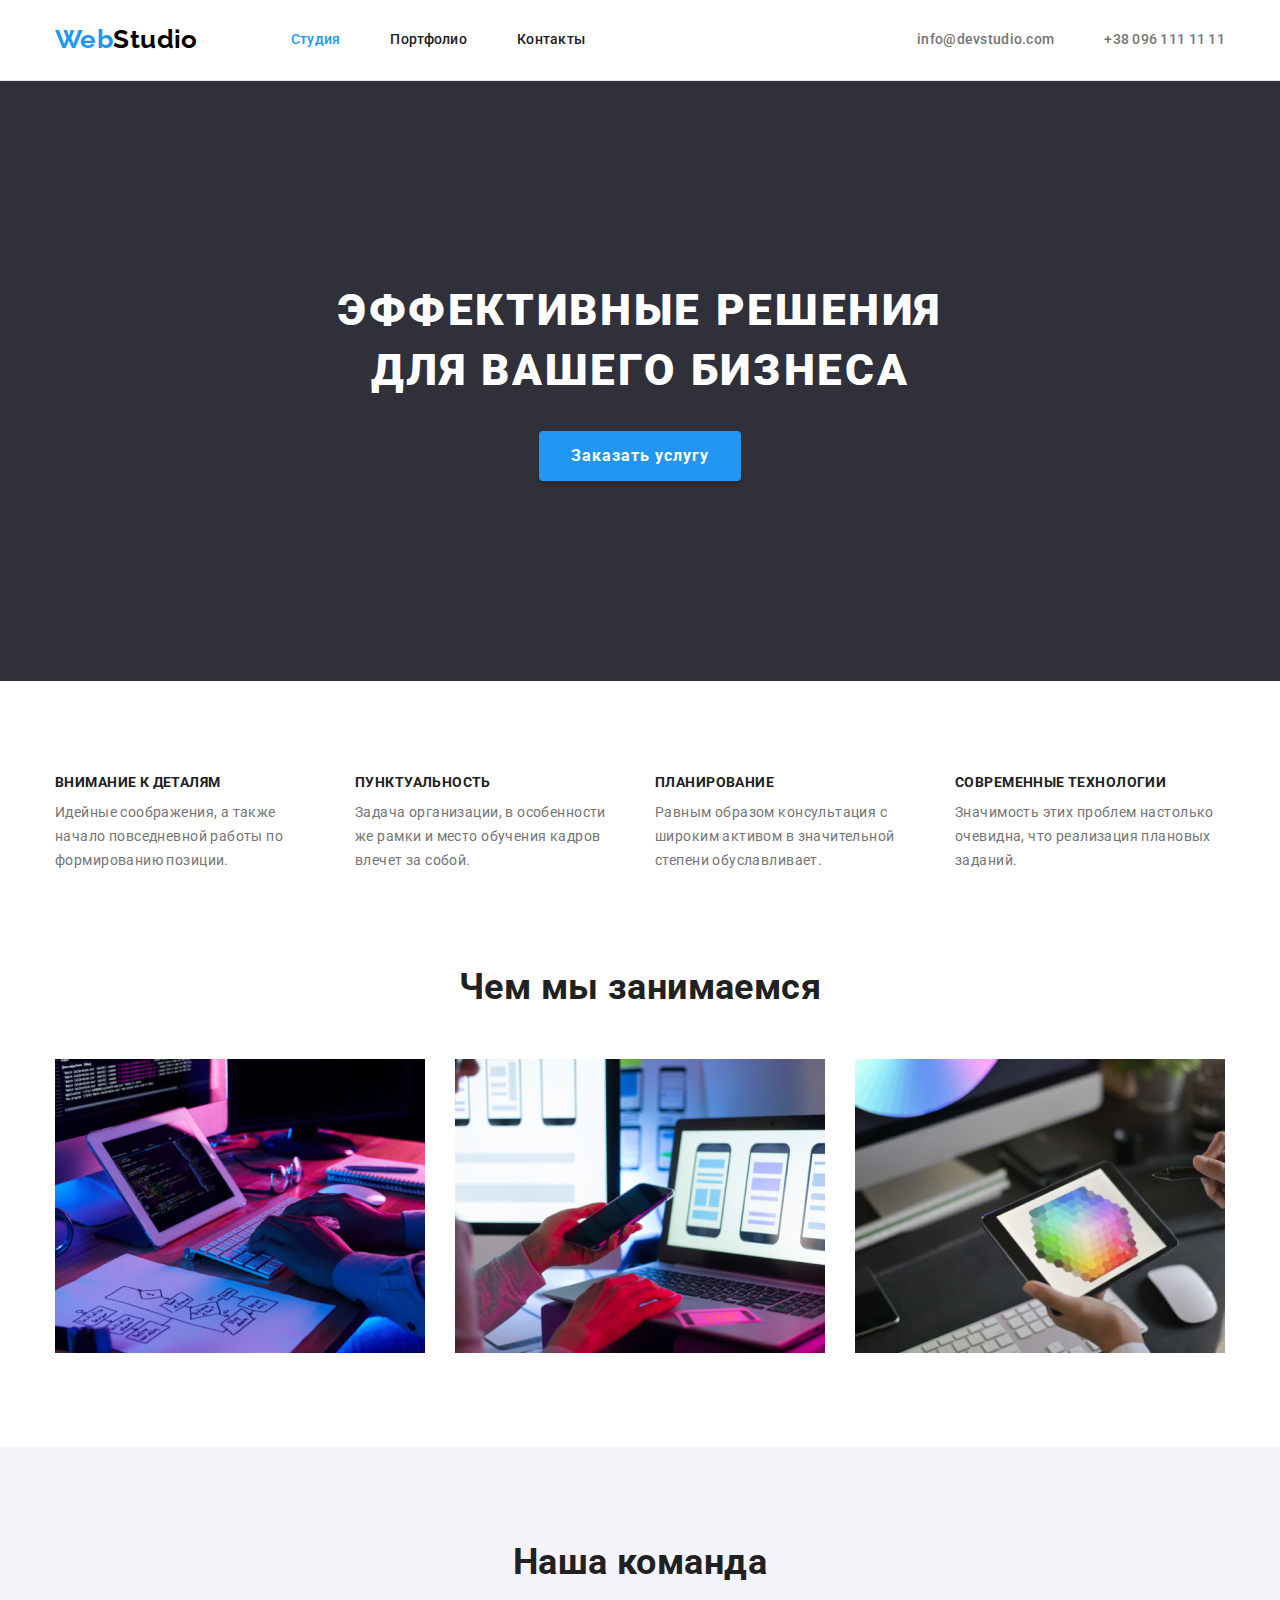
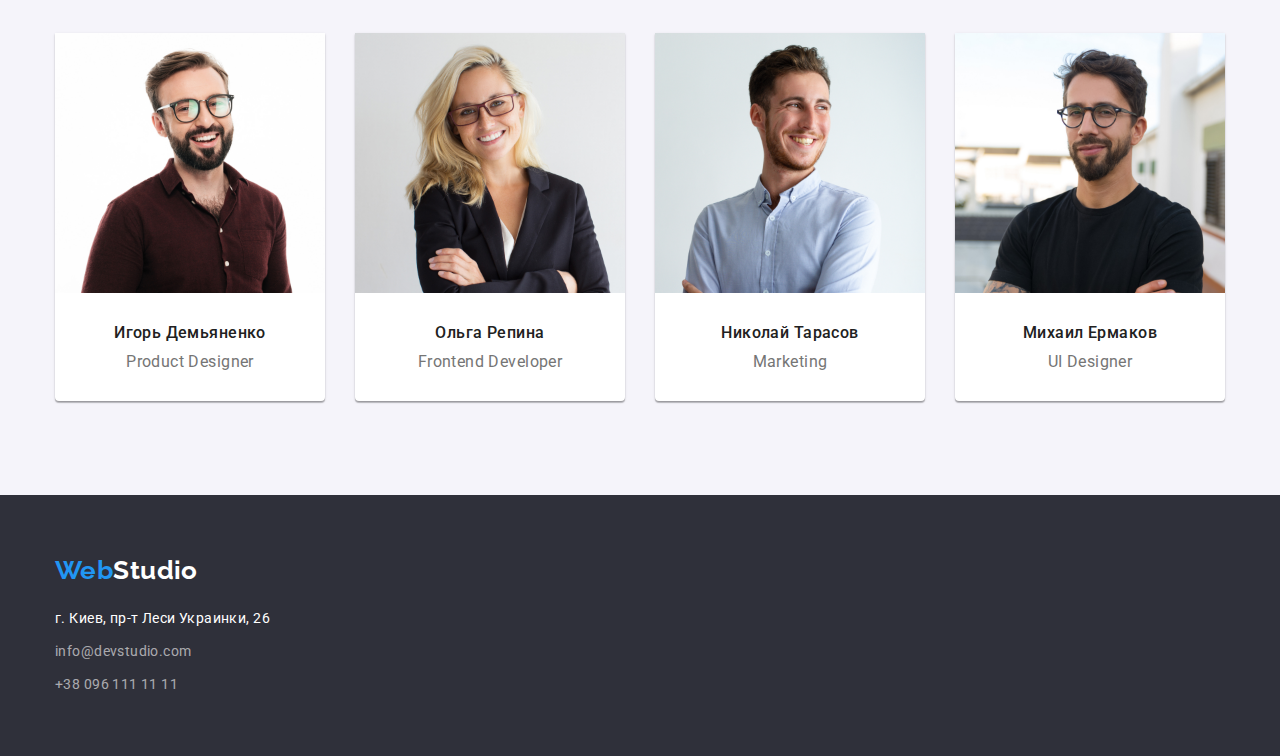
<file: index.html>
<!DOCTYPE html>
<html lang="ru">
	<head>
		<meta charset="UTF-8" />
		<meta name="viewport" content="width=, initial-scale=1.0" />
		<title>Web Studio</title>
		<link
			rel="stylesheet"
			href="https://fonts.googleapis.com/css2?family=Raleway:wght@700&family=Roboto:wght@400;500;700;900&display=swap"
		/>
		<link
			rel="stylesheet"
			href="https://cdnjs.cloudflare.com/ajax/libs/modern-normalize/1.0.0/modern-normalize.min.css"
		/>
		<link rel="stylesheet" href="./css/styles.css" />
	</head>
	<body>
		<!--Header-->
		<header class="page-header">
			<div class="main-nav container">
				<nav class="header-nav">
					<a class="logo" href="./index.html"><span>Web</span><span class="studio-logo">Studio</span> </a>
					<ul class="site-nav">
						<li class="item"><a href="./index.html" class="current-link">Студия</a></li>
						<li class="item"><a href="./portfolio.html" class="nav-link">Портфолио</a></li>
						<li class="item"><a href="" class="nav-link">Контакты</a></li>
					</ul>
				</nav>
				<ul class="auth-nav">
					<li class="item">
						<a class="contact-link" href="mailto:info@devstudio.com">info@devstudio.com</a>
					</li>
					<li class="item">
						<a class="contact-link" href="tel:+380961111111">+38 096 111 11 11</a>
					</li>
				</ul>
			</div>
		</header>

		<!--Hero-->
		<main>
			<section class="hero">
				<h1 class="hero-title">Эффективные решения для вашего бизнеса</h1>
				<button type="button" class="hero-btn btn">Заказать услугу</button>
			</section>
			<!--Benefits-->
			<section class="benefits section">
				<div class="container">
					<h2 class="visually-hidden" aria-hidden="true" tabindex="-1">Почему мы</h2>
					<ul class="benefits-list">
						<li class="item">
							<h3 class="benefits-title">Внимание к деталям</h3>
							<p class="benefits-text">
								Идейные соображения, а также начало повседневной работы по формированию позиции.
							</p>
						</li>
						<li class="item">
							<h3 class="benefits-title">Пунктуальность</h3>
							<p class="benefits-text">
								Задача организации, в особенности же рамки и место обучения кадров влечет за собой.
							</p>
						</li>
						<li class="item">
							<h3 class="benefits-title">Планирование</h3>
							<p class="benefits-text">
								Равным образом консультация с широким активом в значительной степени обуславливает.
							</p>
						</li>
						<li class="item">
							<h3 class="benefits-title">Современные технологии</h3>
							<p class="benefits-text">Значимость этих проблем настолько очевидна, что реализация плановых заданий.</p>
						</li>
					</ul>
				</div>
			</section>
			<!--Work field-->
			<section class="work-process section">
				<div class="container">
					<h2 class="work-process-title title">Чем мы занимаемся</h2>
					<ul class="work-process-gallery">
						<li class="work-process-list" >
							<img class="work-process-img" src="./images/pic1.jpg" alt="Изображение рабочего процесса1" width="370" />
						</li>
						<li class="work-process-list">
							<img class="work-process-img"  src="./images/pic2.jpg" alt="Изображение рабочего процесса2" width="370" />
						</li>
						<li class="work-process-list">
							<img class="work-process-img"  src="./images/pic3.jpg" alt="Изображение рабочего процесса3" width="370" />
						</li>
					</ul>
				</div>
			</section>
			<!--Our team-->
			<section class="team section">
				<div class="container">
					<h2 class="team-title title">Наша команда</h2>
					<ul class="team-list">
						<li class="item">
								<img class="team-image" src="./images/team1.jpg" alt="Игорь Демьяненко" width="270" />
							<div class="team-descr">
							<h3 class="team-member">Игорь Демьяненко</h3>
							<p class="position" lang="en">Product Designer</p>
					    	</div>
						</li>
						<li class="item">
								<img class="team-image" src="./images/team2.jpg" alt="Ольга Репина" width="270" />
							<div class="team-descr">
							<h3 class="team-member">Ольга Репина</h3>
							<p class="position" lang="en">Frontend Developer</p>
						    </div>
						</li>
						<li class="item">
								<img class="team-image" src="./images/team3.jpg" alt="Николай Тарасов" width="270" />
							<div class="team-descr">
							<h3 class="team-member">Николай Тарасов</h3>
							<p class="position" lang="en">Marketing</p>
							</div>
						</li>
						<li class="item">
								<img class="team-image" src="./images/team4.jpg" alt="Михаил Ермаков" width="270" />
							<div class="team-descr">
							<h3 class="team-member">Михаил Ермаков</h3>
							<p class="position" lang="en">UI Designer</p>
						    </div>
						</li>
					</ul>
				</div>
			</section>
		</main>
		<!--Footer-->
		<footer class="footer">
			<div class="footer-nav container">
				<a class="logo" href="./index.html"><span>Web</span><span class="studio-logo">Studio</span></a>
				<address>
					<ul class="auth-nav-footer">
						<li>
							<a class="link-address" href="https://goo.gl/maps/FVcXJ8ViRF421qkY6" target="_blank"
								>г. Киев, пр-т Леси Украинки, 26</a
							>
						</li>
						<li>
							<a class="footer-contact-link" href="mailto:info@devstudio.com">info@devstudio.com</a>
						</li>
						<li>
							<a class="footer-contact-link" href="tel:+380961111111">+38 096 111 11 11</a>
						</li>
					</ul>
				</address>
			</div>
		</footer>
	</body>
</html>
</file>
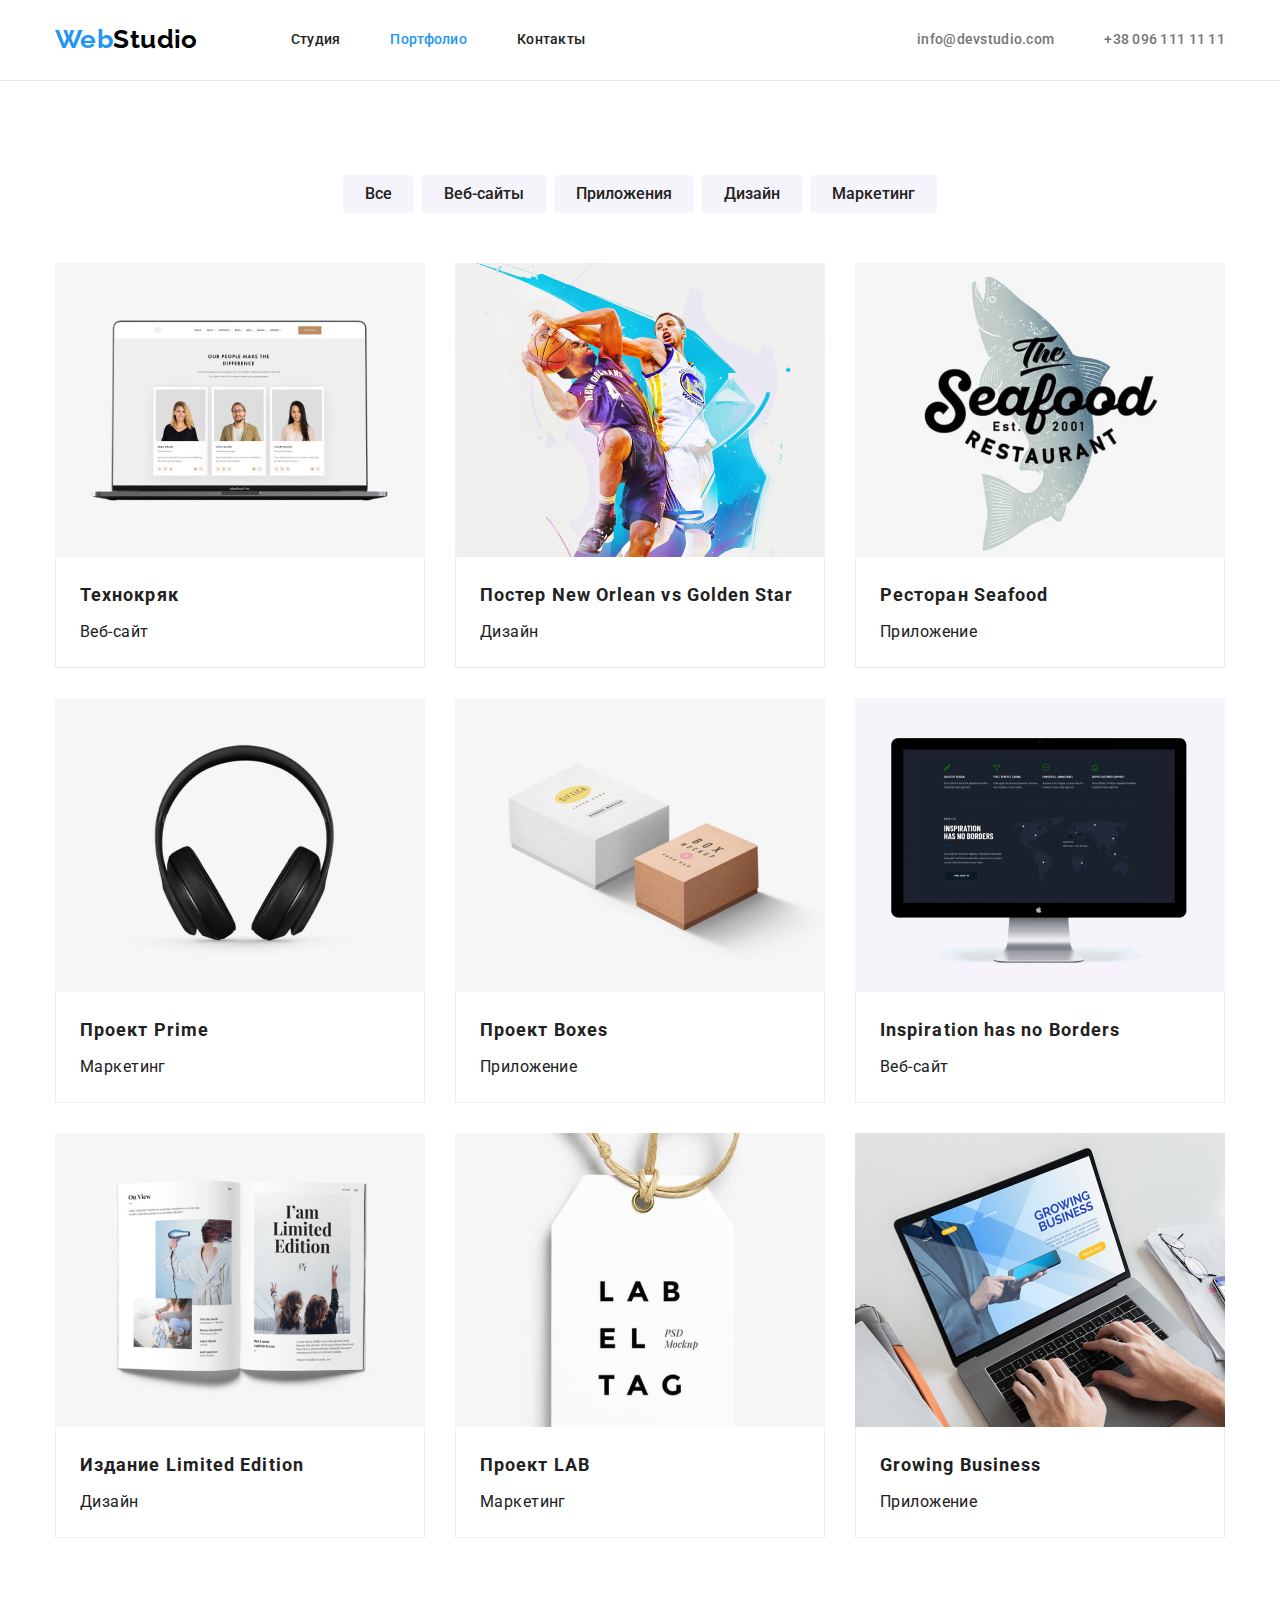
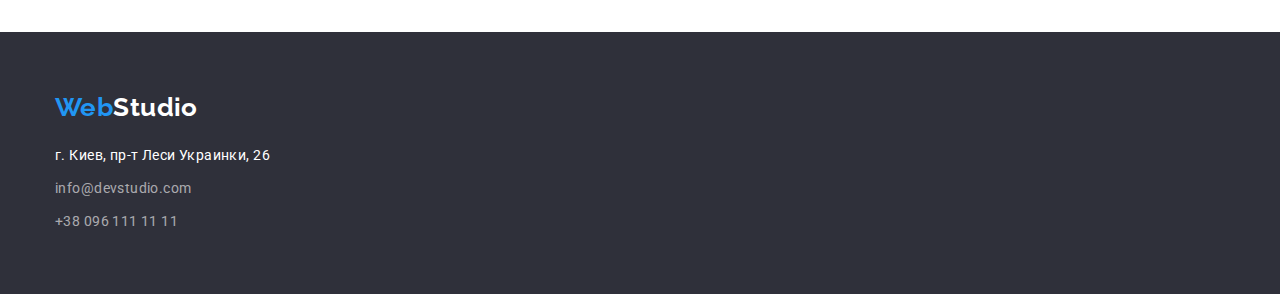
<file: portfolio.html>
<!DOCTYPE html>
<html lang="ru">
	<head>
		<meta charset="UTF-8" />
		<meta name="viewport" content="width=device-width, initial-scale=1.0" />
		<title>Portfolio</title>
		<link
			href="https://fonts.googleapis.com/css2?family=Raleway:wght@700&family=Roboto:wght@400;500;700;900&display=swap"
			rel="stylesheet"
		/>
		<link
			rel="stylesheet"
			href="https://cdnjs.cloudflare.com/ajax/libs/modern-normalize/1.0.0/modern-normalize.min.css"
		/>
		<link rel="stylesheet" href="./css/styles.css" />
	</head>
	<body>
		<!--Header-->
		<header class="page-header">
			<div class="main-nav container">
				<nav class="header-nav">
					<a class="logo" href="./index.html"><span>Web</span><span class="studio-logo">Studio</span> </a>
					<ul class="site-nav">
						<li class="item"><a class="nav-link" href="./index.html">Студия</a></li>
						<li class="item"><a class="current-link" href="./portfolio.html">Портфолио</a></li>
						<li class="item"><a class="nav-link" href="" >Контакты</a></li>
					</ul>
				</nav>
				<ul class="auth-nav">
					<li class="item">
						<a class="contact-link" href="mailto:info@devstudio.com">info@devstudio.com</a>
					</li>
					<li class="item">
						<a class="contact-link" href="tel:+380961111111">+38 096 111 11 11</a>
					</li>
				</ul>
			</div>
		</header>
		<main>
			<section class="projects section">
				<h1 class="visually-hidden" aria-hidden="true" tabindex="-1">Наши работы</h1>
				<div class="container">
					<ul class="filter">
						<li class="icon"><button type="button" class="filter-btn btn">Все</button></li>
						<li class="icon"><button type="button" class="filter-btn btn">Веб-сайты</button></li>
						<li class="icon"><button type="button" class="filter-btn btn">Приложения</button></li>
						<li class="icon"><button type="button" class="filter-btn btn">Дизайн</button></li>
						<li class="icon"><button type="button" class="filter-btn btn">Маркетинг</button></li>
					</ul>

					<!---===============<h2>Works</h2>===============================-->
					<ul class="works">
						<li class="item">
							<a class="works-img" href="">
								<img class="works-card-img" src="./images/tehno.jpg" alt="Изображение ноутбука с открытым вебсайтом" />
							<div class="works-card">
								<h3 class="works-title">Технокряк</h3>
								<p class="works-type">Веб-сайт</p>
							</div>
							</a>						
						</li>
						<li class="item">
							<a class="works-img" href="">
								<img class="works-card-img" src="./images/basketball.jpg" alt="Изображение постера с баскетболистами" />
							<div class="works-card">
								<h3 class="works-title">Постер<span lang="en"> New Orlean vs Golden Star</span></h3>
								<p class="works-type">Дизайн</p>
							</div>
							</a>							
						</li>
						<li class="item">
							<a class="works-img" href="">
								<img class="works-card-img" src="./images/seafood.jpg" alt="Изображение логотипа рыбного ресторана" />
							<div class="works-card">
								<h3 class="works-title">Ресторан<span lang="en"> Seafood</span></h3>
								<p class="works-type">Приложение</p>
							</div>
							</a>							
						</li>
						<li class="item">
							<a class="works-img" href="">
								<img class="works-card-img" src="./images/prime.jpg" alt="Изображение наушников" />
							<div class="works-card">
								<h3 class="works-title">Проект<span lang="en"> Prime</span></h3>
								<p class="works-type">Маркетинг</p>
							</div>
							</a>							
						</li>
						<li class="item">
							<a class="works-img" href="">
								<img class="works-card-img" src="./images/boxes.jpg" alt="Изображение двух коробок" />
							<div class="works-card">
								<h3 class="works-title">Проект<span lang="en"> Boxes</span></h3>
								<p class="works-type">Приложение</p>
							</div>
							</a>							
						</li>
						<li class="item">
							<a class="works-img"  href="">
								<img class="works-card-img" src="./images/inspiration.jpg" alt="Изображение монитора" />
							<div class="works-card">
								<h3 class="works-title" lang="en">Inspiration has no Borders</h3>
								<p class="works-type">Веб-сайт</p>
							</div>
							</a>							
						</li>
						<li class="item">
							<a class="works-img" href="">
								<img class="works-card-img"  src="./images/limited.jpg" alt="Изображение разворота журнала" />
							<div class="works-card">
								<h3 class="works-title">Издание<span lang="en"> Limited Edition</span></h3>
								<p class="works-type">Дизайн</p>
							</div>
							</a>							
						</li>
						<li class="item">
							<a class="works-img" href="">
								<img class="works-card-img" src="./images/lab.jpg" alt="Изображение с биркой" />
							<div class="works-card">
								<h3 class="works-title">Проект<span lang="en"> LAB</span></h3>
								<p class="works-type">Маркетинг</p>
							</div>
							</a>	
						</li>
						<li class="item">
							<a class="works-img"  href="">
								<img class="works-card-img" src="./images/notebook.jpg" alt="Изображение с руками на клавиатуре ноутбука" />
							<div class="works-card">
								<h3 class="works-title" lang="en">Growing Business</h3>
								<p class="works-type">Приложение</p>
							</div>
						</a>
					</li>
				</ul>
			</div>
		</section>
	</main>
		<!--Footer-->
		<footer class="footer">
			<div class="footer-nav container">
				<a class="logo" href="./index.html"><span>Web</span><span class="studio-logo">Studio</span></a>
				<address>
					<ul class="auth-nav-footer">
						<li>
							<a class="link-address" href="https://goo.gl/maps/FVcXJ8ViRF421qkY6" target="_blank" rel="noopener norefferer"
								>г. Киев, пр-т Леси Украинки, 26</a
							>
						</li>
						<li>
							<a class="footer-contact-link" href="mailto:info@devstudio.com">info@devstudio.com</a>
						</li>
						<li>
							<a class="footer-contact-link" href="tel:+380961111111">+38 096 111 11 11</a>
						</li>
					</ul>
				</address>
			</div>
		</footer>
	</body>
</html>
</file>
<file: css/styles.css>
html {
	box-sizing: border-box;
}
*,
*::before,
*::after {
	box-sizing: inherit;
}
.visually-hidden {
	position: absolute;
	white-space: nowrap;
	width: 1px;
	height: 1px;
	overflow: hidden;
	border: 0;
	padding: 0;
	clip: rect(0 0 0 0);
	clip-path: inset(50%);
	margin: -1px;
  }
/* ===================delete default styles=============*/
* {
	margin: 0;
	padding: 0;
}
ul {
	list-style: none;
}
a {
	text-decoration: none;
	color: var(--text-color-black);
}
/* ================== Add document main colors====================*/
:root {
	--text-color-white: #ffffff;
	--text-color-black: #212121;
	--text-color-grey: #757575;
	--accent-color: #2196f3;
	--text-color-auth-nav: rgba(255, 255, 255, 0.6);
	--text-color-black-logo: #000000;
	--background-color-gray: #2f303a;
	--background-color-bottom: #f5f4fa;
	--border-color: #e5e5e5;
	--border-color-projects: #eeeeee;
}
/*======================== General styles for index.html page=======================*/
body {
	margin: 0;
	font-family: 'Roboto', sans-serif;
	font-size: 14px;
	line-height: 1.71;
	letter-spacing: 0.03em;
	color: var(--text-color-grey);
	background-color: var(--text-color-white);
}
/* ========================================Header===================================*/
.container {
	margin-left: auto;
	margin-right: auto;
	padding-left: 15px;
	padding-right: 15px;
	width: 1200px;
}
.logo {
	font-family: 'Raleway', sans-serif;
	font-weight: 700;
	font-size: 26px;
	line-height: 1.19;
	color: var(--accent-color);
}

.page-header {
	border-bottom: solid 1px var(--border-color);
}
.main-nav {
	display: flex;
	align-items: center;
}

.main-nav .logo {
	margin-top: 24px;
	margin-bottom: 25px;
	display: flex;

	font-family: 'Raleway', sans-serif;
	font-weight: 700;
	font-size: 26px;
	line-height: 1.19;
	color: var(--accent-color);
}
.studio-logo {
	color: var(--text-color-black-logo);
}
.footer .studio-logo {
	color: var(--text-color-white);
}
.header-nav {
	display: flex;
	align-items: center;
}
.site-nav {
	margin-left: 93px;
	display: flex;
}

.site-nav .item + .item {
	margin-left: 50px;
}
.auth-nav {
	margin-left: auto;
	display: flex;
	
}
.auth-nav .item + .item {
	margin-left: 50px;
}

.current-link {
	padding-top: 32px;
	padding-bottom: 32px;
	display: block;

	font-weight: 500;
	font-size: 14px;
	line-height: 1.14;
	letter-spacing: 0.02em;
	color: var(--accent-color);
}
.nav-link {
	padding-top: 32px;
	padding-bottom: 32px;
	display: block;

	font-weight: 500;
	font-size: 14px;
	line-height: 1.14;
	letter-spacing: 0.02em;
	color: var(--text-color-black);
}
.current-link:hover,
.current-link:focus,
.nav-link:hover,
.nav-link:focus {
	color: var(--accent-color);
	cursor: pointer;
}
.contact-link {
	padding-top: 32px;
	padding-bottom: 32px;
	display: block;

	font-style: normal;
	font-weight: 500;
	line-height: 1.14;
	letter-spacing: 0.02em;
	color: var(--text-color-grey);
}
.contact-link:hover,
.contact-link:focus {
	color: var(--accent-color);
}
/* ===================================Hero============================================*/

.hero {
	margin-top: 0;
	padding: 200px 0;
	text-align: center;
	background-color: var(--background-color-gray);
}

.hero-title {
	margin: 0 auto 30px;
	width: 696px;
	text-align: center;
	font-weight: 900;
	font-size: 44px;
	line-height: 1.36;
	letter-spacing: 0.06em;
	text-transform: uppercase;
	color: var(--text-color-white);
}

.btn{
	font-family: 'Roboto', sans-serif;
	cursor: pointer;
}
.hero-btn {
	margin-top: 0;
	padding: 10px 32px;
	display: inline-block;
	box-shadow: 0px 4px 4px rgba(0, 0, 0, 0.15);
	border: none;
	border-radius: 4px;
	font-weight: 700;
	font-size: 16px;
	line-height: 1.88;
	letter-spacing: 0.06em;
	color: var(--text-color-white);
	background-color: var(--accent-color);
}
.hero-btn:hover,
.hero-btn:focus{
background-color: #188CE8;
}

/* =============================Почему мы=================================*/
.section {
	padding-top: 94px;
	padding-bottom: 94px;
}
.benefits-list {
	margin-top: 0;
	display: flex;
}
.benefits-list .item {
	width: 270px;
}

.benefits-list .item + .item {
	margin-left: 30px;
}
.benefits-title {
	margin-top: 0;
	margin-bottom: 10px;
	font-weight: 700;
	font-size: 14px;
	line-height: 1.14;
	text-transform: uppercase;
	color: var(--text-color-black);
}
.benefits-text {
	margin-top: 0;
	font-size: 14px;
}
/*============================== Work field===============================*/

.work-process {
	padding-top: 0;
}
.work-process-gallery {
	display: flex;

}
.title {
	margin-top: 0;
	margin-bottom: 50px;
	font-weight: 700;
	font-size: 36px;
	line-height: 1.17;
	text-align: center;
	color: var(--text-color-black);
}
.work-process-list {
margin-top: 0;
width: 370px;
}
.work-process-list:not(:last-child) {
	margin-right: 30px;
}
.work-process-img {
	display: block;
	max-width: 100%;
}
/* ================================Our team===============================*/
.team {
	background-color: var(--background-color-bottom);
}
.team-list {
	display: flex;
}
.team-list .item + .item {
	margin-left: 30px;
}

.team-list .item {
	margin-top: 0;
	text-align: center;
	width: 270px;
	background-color: var(--text-color-white);
	box-shadow: 0px 1px 3px rgba(0, 0, 0, 0.12), 0px 1px 1px rgba(0, 0, 0, 0.14), 0px 2px 1px rgba(0, 0, 0, 0.2);
	border-radius: 0px 0px 4px 4px;
}
.team-image {
	display: block;
	max-width: 100%;
	margin-top: 0;
}

.team-descr {
	padding-top: 30px;
	padding-bottom: 30px;
}
.team-member {
	margin-bottom: 10px;
	font-weight: 500;
	font-size: 16px;
	line-height: 1.19;
	text-align: center;
	color: var(--text-color-black);
}
.position {
	font-size: 16px;
	line-height: 1.19;
	text-align: center;
}
/*==================================Footer=====================================*/
.footer {
	padding: 60px 0;
	background-color: var(--background-color-gray);
}

.link-address {
	font-style: normal;
	color: var(--text-color-white);
}
.link-address:hover,
.link-address:focus{
	color: var(--accent-color);
}
.auth-nav-footer:first-child {
	margin-top: 20px;
}
.auth-nav-footer li:not(:last-child) {
	margin-bottom: 9px;
}
.auth-nav-footer .footer-contact-link {
	margin-top: 0;
	font-weight: 400;
	font-style: normal;
	color: var(--text-color-auth-nav);
}
.footer-contact-link:hover,
.footer-contact-link:focus{
	color: var(--accent-color);
}

/* ===================General styles for portfolio.html page=======================*/
/*======================== Main============================*/

.filter .icon + .icon {
	margin-left: 8px;
}

.filter {
	margin-bottom: 50px;
	display: flex;
	justify-content: center;
}
.filter-btn {
	padding: 6px 22px;
	font-weight: 500;
	font-size: 16px;
	line-height: 1.62;
	color: var(--text-color-black);
	background-color: var(--background-color-bottom);
	border-radius: 4px;
	border: none;
}
.filter-btn:hover,
.filter-btn:focus {
	background-color: var(--accent-color);
	color: var(--text-color-white);
	box-shadow: 0px 3px 1px rgba(0, 0, 0, 0.1), 0px 1px 2px rgba(0, 0, 0, 0.08), 0px 2px 2px rgba(0, 0, 0, 0.12);
}
.works {
	display: flex;
	flex-wrap: wrap;
}
.works .item:nth-child(3n) {
	margin-right: 0px;
}
.works .item:nth-last-child(-n + 3) {
	margin-bottom: 0;
}
.works-img {
	display: block;
}
.works-card-img {
	display: block;
	max-width: 100%;
}
.works .item {
	margin-right: 30px;
	margin-bottom: 30px;
	width: 370px;
}
.works-card {
	padding: 20px 24px;
	border-left: 1px solid var(--border-color-projects);
	border-right: 1px solid var(--border-color-projects);
	border-bottom: 1px solid var(--border-color-projects);
}
.works-title {
	margin-top: 0;
	margin-bottom: 4px;
	font-weight: 700;
	font-size: 18px;
	line-height: 2;
	letter-spacing: 0.06em;
	color: var(--text-color-black);
}
.works-type {
	margin-top: 0;
	font-size: 16px;
	line-height: 1.88;
}
</file>
